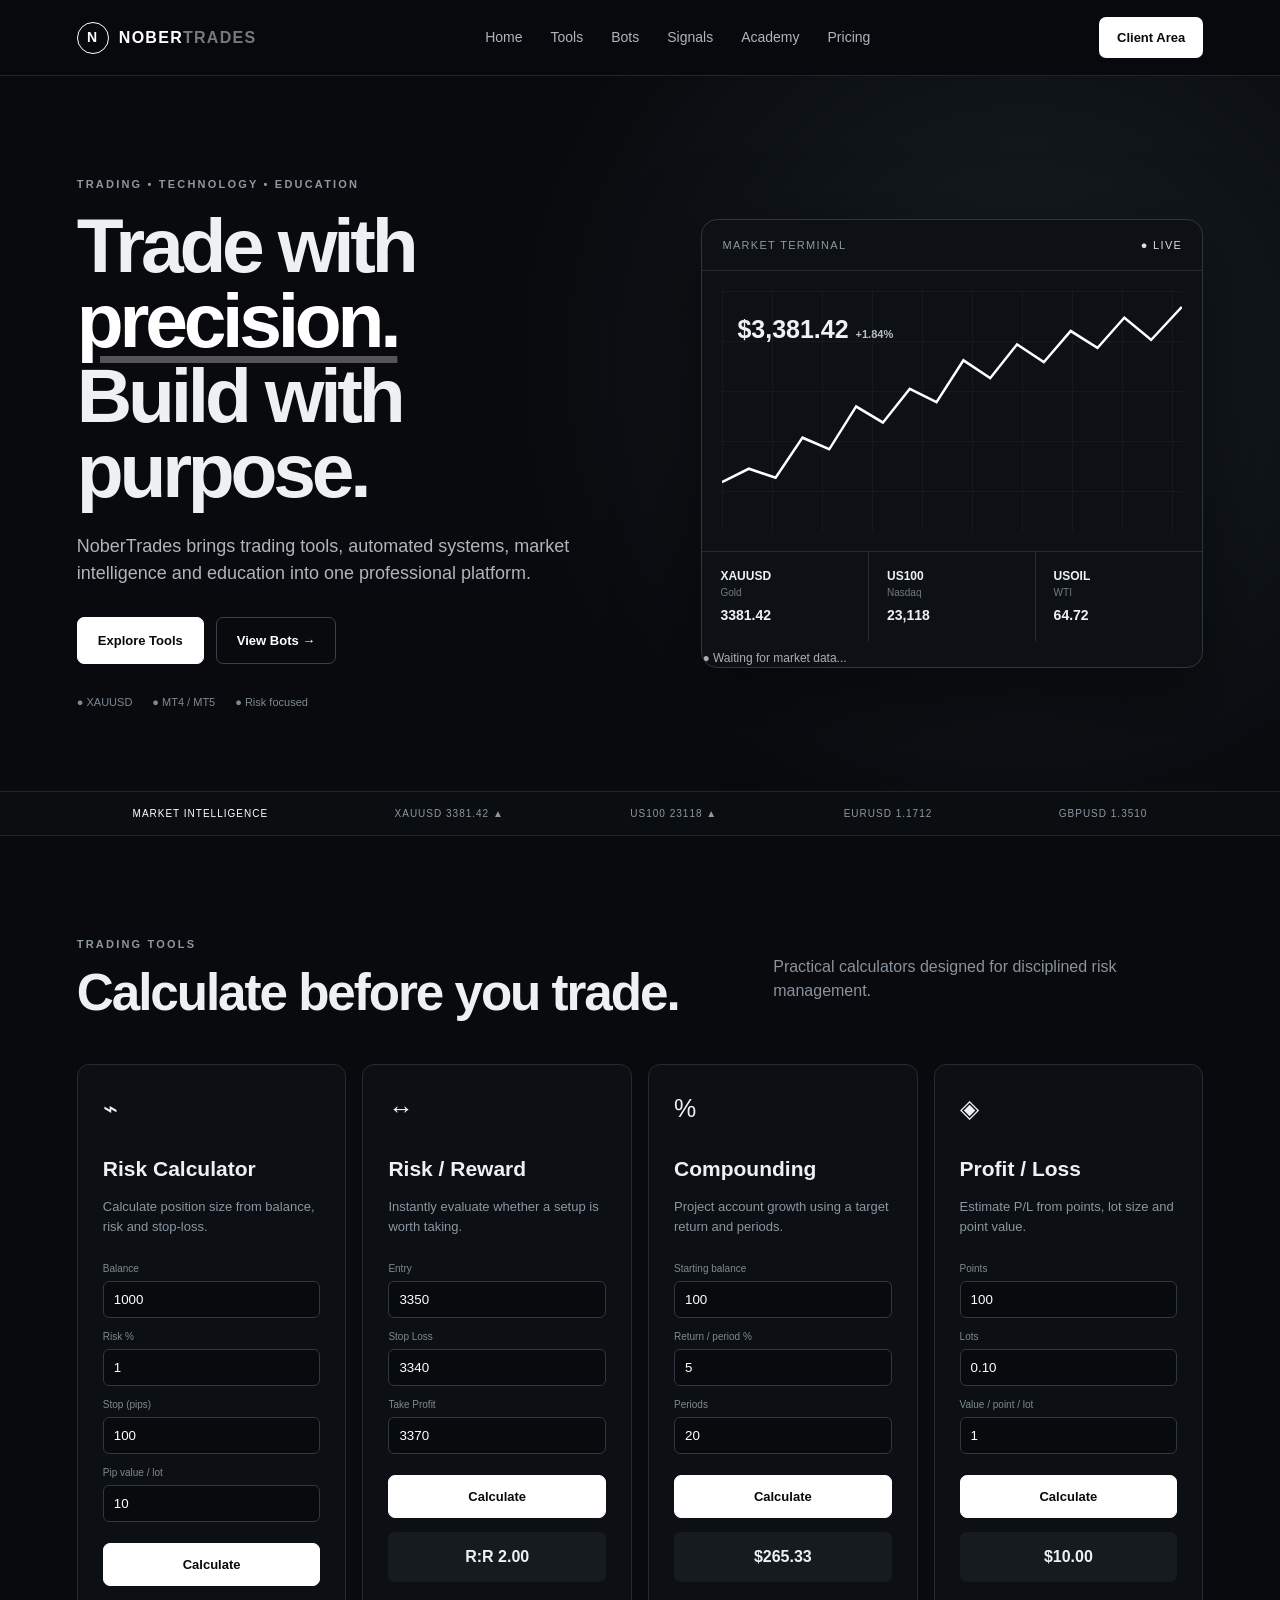
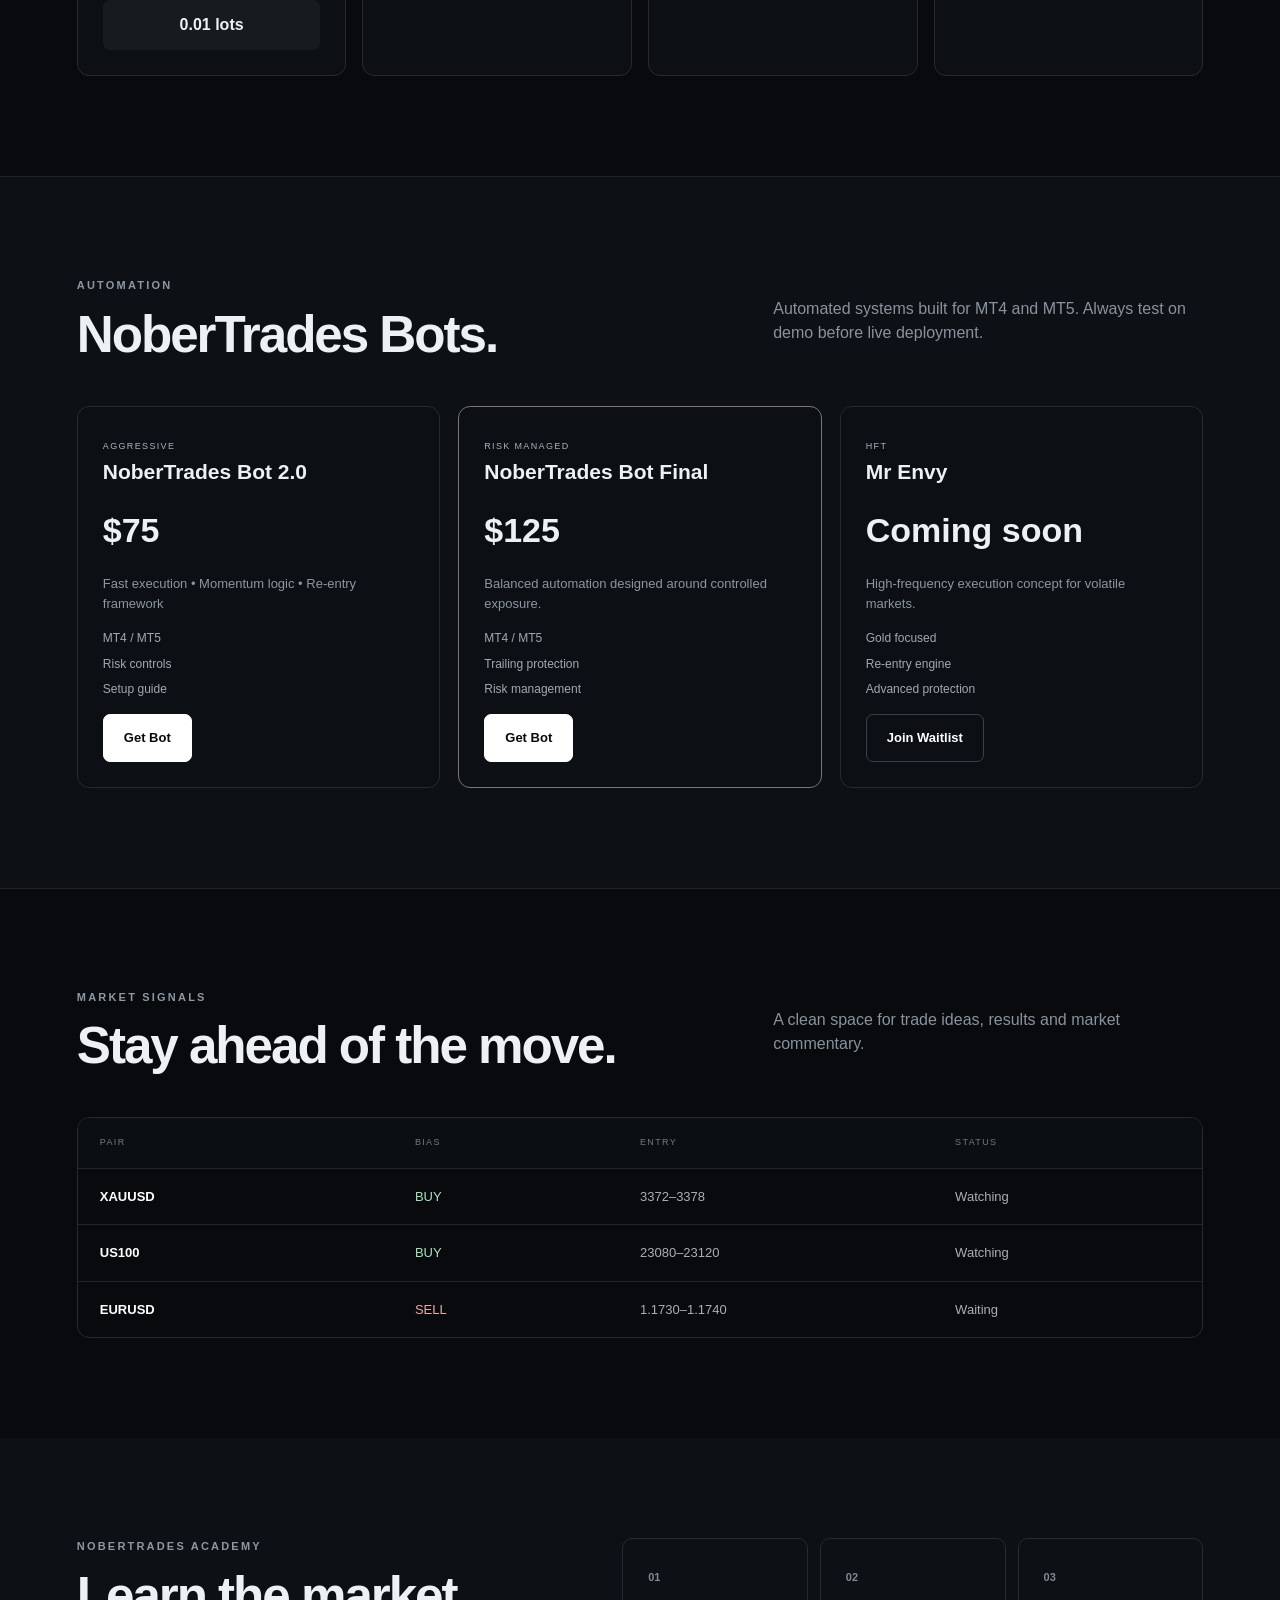
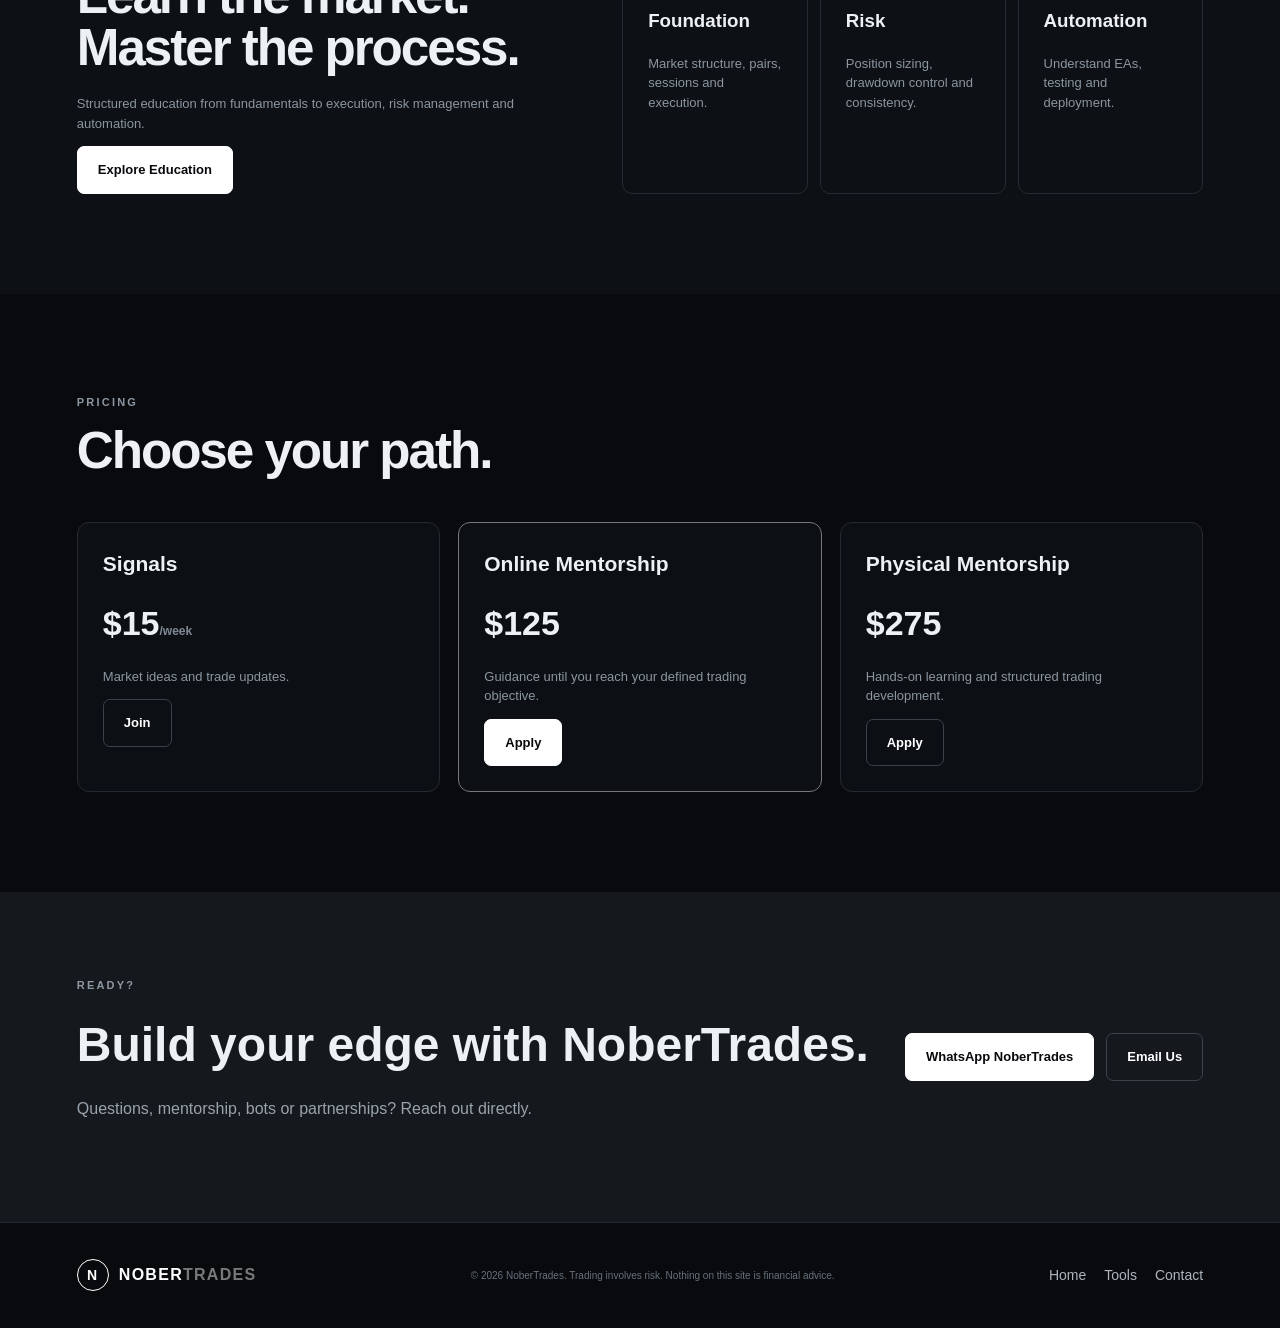
<file: index.html>
<!doctype html>
<html lang="en">
<head>
<meta charset="utf-8">
<meta name="viewport" content="width=device-width,initial-scale=1">
<title>NoberTrades — Trade Smarter</title>
<meta name="description" content="NoberTrades trading tools, EAs, signals, education and market intelligence.">
<link rel="stylesheet" href="styles.css">
</head>
<body>
<header class="nav">
  <a class="brand" href="#home"><span class="brand-mark">N</span><span>NOBER<span>TRADES</span></span></a>
  <button class="menu" aria-label="Menu">☰</button>
  <nav>
    <a href="#home">Home</a><a href="#tools">Tools</a><a href="#bots">Bots</a>
    <a href="#signals">Signals</a><a href="#academy">Academy</a><a href="#pricing">Pricing</a>
  </nav>
  <a class="nav-cta" href="client/login.html">Client Area</a>
</header>

<main id="home">
<section class="hero">
  <div class="hero-copy">
    <div class="eyebrow">TRADING • TECHNOLOGY • EDUCATION</div>
    <h1>Trade with <em>precision.</em><br>Build with purpose.</h1>
    <p>NoberTrades brings trading tools, automated systems, market intelligence and education into one professional platform.</p>
    <div class="actions"><a class="btn primary" href="#tools">Explore Tools</a><a class="btn ghost" href="#bots">View Bots →</a></div>
    <div class="trust"><span>● XAUUSD</span><span>● MT4 / MT5</span><span>● Risk focused</span></div>
  </div>
  <div class="terminal">
    <div class="terminal-top"><span>MARKET TERMINAL</span><span class="live">● LIVE</span></div>
    <div class="chart">
      <div class="grid"></div>
      <svg viewBox="0 0 600 270" preserveAspectRatio="none">
        <polyline points="0,215 35,200 70,210 105,165 140,178 175,130 210,148 245,110 280,125 315,78 350,98 385,60 420,80 455,45 490,64 525,30 560,55 600,18"/>
      </svg>
      <div class="price">$3,381.42 <small>+1.84%</small></div>
    </div>
    <div class="quotes"><div><b>XAUUSD</b><small>Gold</small><strong>3381.42</strong></div><div><b>US100</b><small>Nasdaq</small><strong>23,118</strong></div><div><b>USOIL</b><small>WTI</small><strong>64.72</strong></div></div>
  </div>
</section>

<section class="ticker"><span>MARKET INTELLIGENCE</span><span>XAUUSD 3381.42 ▲</span><span>US100 23118 ▲</span><span>EURUSD 1.1712</span><span>GBPUSD 1.3510</span></section>

<section id="tools" class="section">
  <div class="section-head"><div><div class="eyebrow">TRADING TOOLS</div><h2>Calculate before you trade.</h2></div><p>Practical calculators designed for disciplined risk management.</p></div>
  <div class="tool-grid">
    <article class="tool-card"><div class="icon">⌁</div><h3>Risk Calculator</h3><p>Calculate position size from balance, risk and stop-loss.</p>
      <div class="form"><label>Balance <input id="bal" type="number" value="1000"></label><label>Risk % <input id="risk" type="number" value="1" step=".1"></label><label>Stop (pips) <input id="sl" type="number" value="100"></label><label>Pip value / lot <input id="pip" type="number" value="10"></label><button class="btn primary" onclick="calcRisk()">Calculate</button><div class="result" id="riskResult">0.10 lots</div></div>
    </article>
    <article class="tool-card"><div class="icon">↔</div><h3>Risk / Reward</h3><p>Instantly evaluate whether a setup is worth taking.</p>
      <div class="form"><label>Entry <input id="entry" type="number" value="3350"></label><label>Stop Loss <input id="stop" type="number" value="3340"></label><label>Take Profit <input id="tp" type="number" value="3370"></label><button class="btn primary" onclick="calcRR()">Calculate</button><div class="result" id="rrResult">R:R 2.00</div></div>
    </article>
    <article class="tool-card"><div class="icon">%</div><h3>Compounding</h3><p>Project account growth using a target return and periods.</p>
      <div class="form"><label>Starting balance <input id="start" type="number" value="100"></label><label>Return / period % <input id="ret" type="number" value="5"></label><label>Periods <input id="periods" type="number" value="20"></label><button class="btn primary" onclick="calcCompound()">Calculate</button><div class="result" id="compoundResult">$265.33</div></div>
    </article>
    <article class="tool-card"><div class="icon">◈</div><h3>Profit / Loss</h3><p>Estimate P/L from points, lot size and point value.</p>
      <div class="form"><label>Points <input id="points" type="number" value="100"></label><label>Lots <input id="lots" type="number" value="0.10" step=".01"></label><label>Value / point / lot <input id="pointval" type="number" value="1"></label><button class="btn primary" onclick="calcPL()">Calculate</button><div class="result" id="plResult">$10.00</div></div>
    </article>
  </div>
</section>

<section id="bots" class="section dark">
  <div class="section-head"><div><div class="eyebrow">AUTOMATION</div><h2>NoberTrades Bots.</h2></div><p>Automated systems built for MT4 and MT5. Always test on demo before live deployment.</p></div>
  <div class="product-grid">
    <article class="product"><span class="tag">AGGRESSIVE</span><h3>NoberTrades Bot 2.0</h3><div class="price-big">$75</div><p>Fast execution • Momentum logic • Re-entry framework</p><ul><li>MT4 / MT5</li><li>Risk controls</li><li>Setup guide</li></ul><a class="btn primary" href="#contact">Get Bot</a></article>
    <article class="product featured"><span class="tag">RISK MANAGED</span><h3>NoberTrades Bot Final</h3><div class="price-big">$125</div><p>Balanced automation designed around controlled exposure.</p><ul><li>MT4 / MT5</li><li>Trailing protection</li><li>Risk management</li></ul><a class="btn primary" href="#contact">Get Bot</a></article>
    <article class="product"><span class="tag">HFT</span><h3>Mr Envy</h3><div class="price-big">Coming soon</div><p>High-frequency execution concept for volatile markets.</p><ul><li>Gold focused</li><li>Re-entry engine</li><li>Advanced protection</li></ul><a class="btn ghost" href="#contact">Join Waitlist</a></article>
  </div>
</section>

<section id="signals" class="section">
  <div class="section-head"><div><div class="eyebrow">MARKET SIGNALS</div><h2>Stay ahead of the move.</h2></div><p>A clean space for trade ideas, results and market commentary.</p></div>
  <div class="signal-table"><div class="row head"><span>PAIR</span><span>BIAS</span><span>ENTRY</span><span>STATUS</span></div>
    <div class="row"><b>XAUUSD</b><span class="buy">BUY</span><span>3372–3378</span><span>Watching</span></div>
    <div class="row"><b>US100</b><span class="buy">BUY</span><span>23080–23120</span><span>Watching</span></div>
    <div class="row"><b>EURUSD</b><span class="sell">SELL</span><span>1.1730–1.1740</span><span>Waiting</span></div>
  </div>
</section>

<section id="academy" class="section academy">
  <div><div class="eyebrow">NOBERTRADES ACADEMY</div><h2>Learn the market.<br>Master the process.</h2><p>Structured education from fundamentals to execution, risk management and automation.</p><a class="btn primary" href="#pricing">Explore Education</a></div>
  <div class="academy-cards"><div><b>01</b><h3>Foundation</h3><p>Market structure, pairs, sessions and execution.</p></div><div><b>02</b><h3>Risk</h3><p>Position sizing, drawdown control and consistency.</p></div><div><b>03</b><h3>Automation</h3><p>Understand EAs, testing and deployment.</p></div></div>
</section>

<section id="pricing" class="section">
  <div class="section-head"><div><div class="eyebrow">PRICING</div><h2>Choose your path.</h2></div></div>
  <div class="pricing-grid">
    <article><h3>Signals</h3><div class="price-big">$15<span>/week</span></div><p>Market ideas and trade updates.</p><a class="btn ghost" href="#contact">Join</a></article>
    <article class="featured"><h3>Online Mentorship</h3><div class="price-big">$125</div><p>Guidance until you reach your defined trading objective.</p><a class="btn primary" href="#contact">Apply</a></article>
    <article><h3>Physical Mentorship</h3><div class="price-big">$275</div><p>Hands-on learning and structured trading development.</p><a class="btn ghost" href="#contact">Apply</a></article>
  </div>
</section>

<section id="contact" class="contact">
  <div><div class="eyebrow">READY?</div><h2>Build your edge with NoberTrades.</h2><p>Questions, mentorship, bots or partnerships? Reach out directly.</p></div>
  <div class="contact-actions"><a class="btn primary" href="https://wa.me/256762444871" target="_blank">WhatsApp NoberTrades</a><a class="btn ghost" href="mailto:nobertrades@gmail.com">Email Us</a></div>
</section>
</main>

<footer><div class="brand"><span class="brand-mark">N</span><span>NOBER<span>TRADES</span></span></div><p>© 2026 NoberTrades. Trading involves risk. Nothing on this site is financial advice.</p><div><a href="#home">Home</a><a href="#tools">Tools</a><a href="#contact">Contact</a></div></footer>
<script src="script.js"></script>
</body>
</html>
</file>
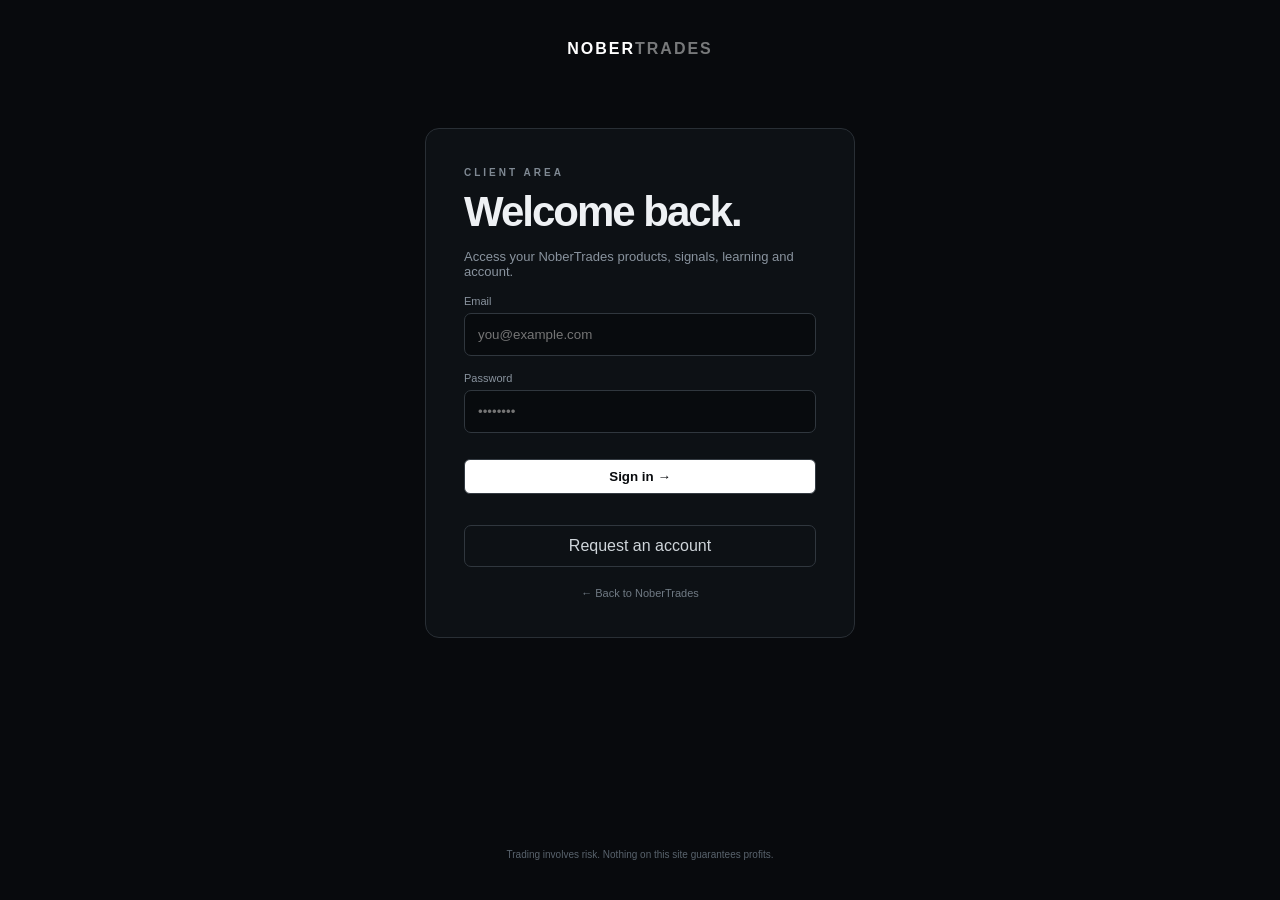
<file: client/dashboard.html>
<!doctype html><html><head><meta charset="utf-8"><meta name="viewport" content="width=device-width,initial-scale=1"><title>NoberTrades | Client Dashboard</title><link rel="stylesheet" href="client.css"></head><body><header><a class="brand" href="../index.html">NOBER<span>TRADES</span></a><button onclick="logout()">Sign out</button></header><div class="layout"><aside><b>MY NOBERTRADES</b><a class="active" href="#dashboard">Dashboard</a><a href="#bots">My Bots</a><a href="#signals">Signals</a><a href="#courses">Courses</a><a href="#payments">Payments</a><a href="#tools">Trading Tools</a><a href="#profile">Profile</a><a href="https://wa.me/256762444871">WhatsApp Support →</a></aside><main><div class="eyebrow">CLIENT DASHBOARD</div><h1>Good to see you back.</h1><p class="muted">Your NoberTrades workspace.</p><div class="stats"><div>ACTIVE PRODUCTS<strong>0</strong></div><div>SIGNAL ACCESS<strong>—</strong></div><div>COURSE PROGRESS<strong>0%</strong></div><div>ACCOUNT<strong>ACTIVE</strong></div></div><section id="bots"><h2>My Bots</h2><div class="cards"><article><small>MT4 / MT5</small><h3>Mr Envy</h3><p>Your EA access, license and download will appear here after purchase.</p><button disabled>No access yet</button></article><article><small>HFT</small><h3>Mr Envy HFT</h3><p>HFT system access and updates will appear here after purchase.</p><button disabled>No access yet</button></article></div></section><section id="signals"><h2>Signals</h2><div class="empty"><b>No active signal subscription</b><p>Choose a plan to unlock the private signal feed.</p><a href="../index.html#pricing">View pricing →</a></div></section><section id="courses"><h2>My Courses</h2><div class="cards"><article><small>FOUNDATION</small><h3>Forex Foundations</h3><p>0% complete</p></article><article><small>ADVANCED</small><h3>Strategy & Execution</h3><p>Locked</p></article></div></section><section id="payments"><h2>Payments</h2><div class="empty">No purchases yet. Your invoices and payment history will appear here.</div></section><section id="tools"><h2>Trading Tools</h2><div class="cards"><article><h3>Risk Calculator</h3><p>Open the public calculator.</p><a href="../index.html#tools">Open tool →</a></article><article><h3>5-MA + Al_Envy</h3><p>Private client tool — coming next.</p></article></div></section><section id="profile"><h2>Profile</h2><div class="empty">Client profile and account settings will be connected to real authentication later.</div></section></main></div><script>if(!sessionStorage.getItem("nt_demo"))location.href="login.html";function logout(){sessionStorage.removeItem("nt_demo");location.href="login.html"}</script></body></html>
</file>
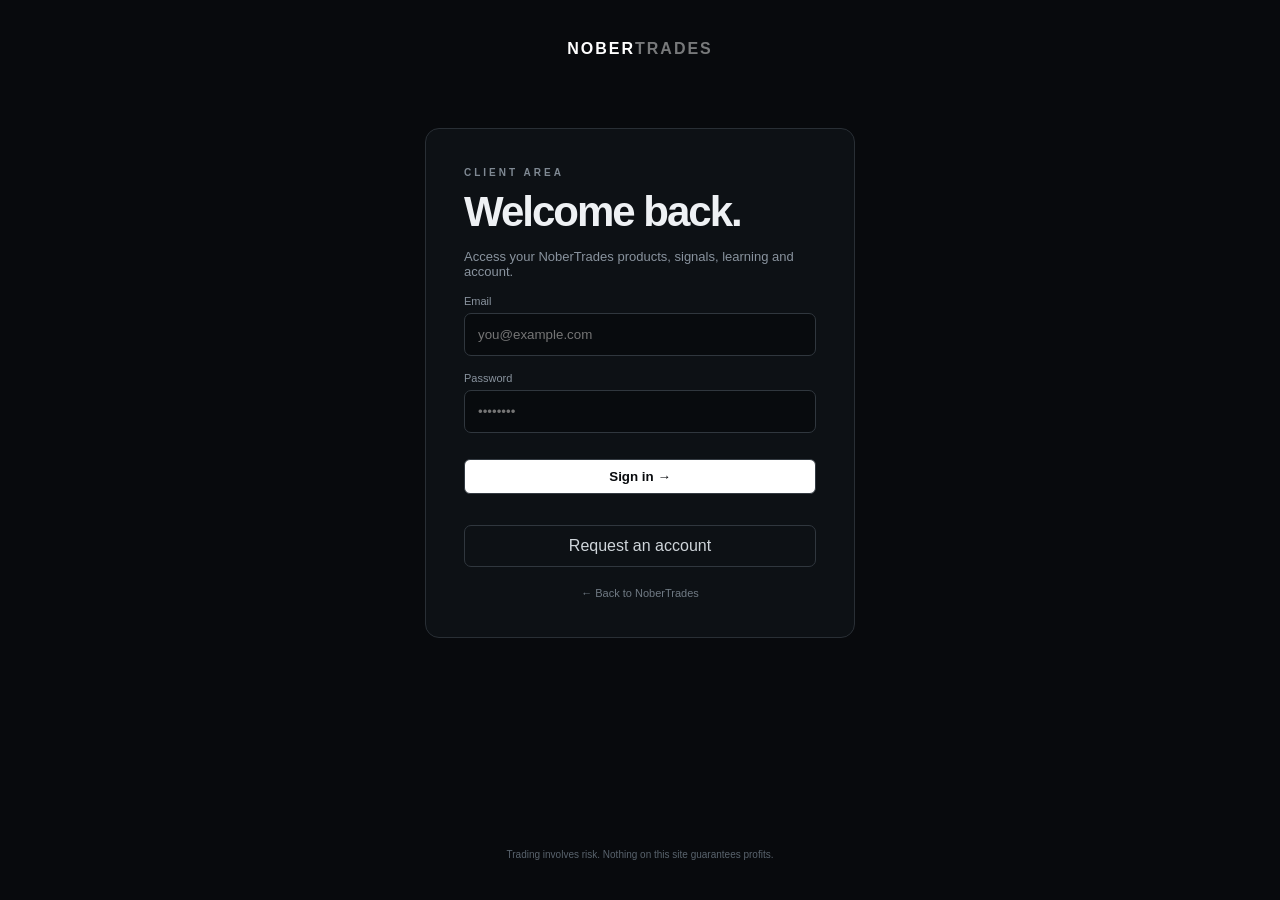
<file: client/login.html>
<!doctype html><html><head><meta charset="utf-8"><meta name="viewport" content="width=device-width,initial-scale=1"><title>NoberTrades | Client Login</title><link rel="stylesheet" href="client.css"></head><body><div class="shell"><a class="brand" href="../index.html">NOBER<span>TRADES</span></a><main class="login"><div class="eyebrow">CLIENT AREA</div><h1>Welcome back.</h1><p>Access your NoberTrades products, signals, learning and account.</p><form onsubmit="login(event)"><label>Email<input type="email" required placeholder="you@example.com"></label><label>Password<input type="password" required placeholder="••••••••"></label><button>Sign in →</button></form><p id="msg"></p><a class="outline" href="mailto:nobertrades@gmail.com?subject=NoberTrades%20Client%20Area%20Registration">Request an account</a><a class="back" href="../index.html">← Back to NoberTrades</a></main><footer>Trading involves risk. Nothing on this site guarantees profits.</footer></div><script>function login(e){e.preventDefault();sessionStorage.setItem("nt_demo","1");location.href="dashboard.html"}</script></body></html>
</file>
<file: styles.css>
*{box-sizing:border-box}html{scroll-behavior:smooth}body{margin:0;background:#080a0d;color:#eef1f4;font-family:Inter,Segoe UI,Arial,sans-serif;line-height:1.5}.nav{height:76px;display:flex;align-items:center;justify-content:space-between;padding:0 6vw;border-bottom:1px solid #20252b;background:rgba(8,10,13,.94);position:sticky;top:0;z-index:20;backdrop-filter:blur(14px)}.brand{display:flex;gap:10px;align-items:center;font-weight:800;letter-spacing:.08em;color:#fff;text-decoration:none}.brand>span:last-child>span{opacity:.45}.brand-mark{width:32px;height:32px;display:grid;place-items:center;border:1px solid #fff;border-radius:50%;font-size:14px}.nav nav{display:flex;gap:28px}.nav nav a,footer a{color:#aeb5bd;text-decoration:none;font-size:14px}.nav nav a:hover,footer a:hover{color:#fff}.nav-cta{background:#fff;color:#080a0d;padding:11px 18px;border-radius:7px;text-decoration:none;font-weight:700;font-size:13px}.menu{display:none;background:none;border:0;color:#fff;font-size:22px}.hero{min-height:650px;padding:100px 6vw 80px;display:grid;grid-template-columns:1.05fr .95fr;gap:70px;align-items:center;background:radial-gradient(circle at 80% 40%,#182026 0,#080a0d 46%)}.eyebrow{font-size:11px;letter-spacing:.2em;color:#8d98a3;font-weight:800;margin-bottom:15px}.hero h1{font-size:clamp(45px,6vw,78px);line-height:.98;letter-spacing:-.055em;margin:0 0 24px}.hero h1 em{font-style:normal;color:#fff;text-decoration:underline;text-decoration-color:#555;text-underline-offset:9px}.hero p{max-width:580px;color:#aeb5bd;font-size:18px}.actions{display:flex;gap:12px;margin:30px 0}.btn{display:inline-block;padding:13px 20px;border-radius:7px;text-decoration:none;border:1px solid #3a4148;font-weight:750;font-size:13px;cursor:pointer}.primary{background:#fff;color:#080a0d;border-color:#fff}.ghost{color:#fff;background:transparent}.trust{display:flex;gap:20px;color:#7f8993;font-size:11px;margin-top:30px}.terminal{border:1px solid #30363d;border-radius:16px;background:#0d1115;box-shadow:0 25px 80px #0008;overflow:hidden}.terminal-top{padding:17px 20px;border-bottom:1px solid #252b31;font-size:11px;letter-spacing:.12em;color:#8d98a3;display:flex;justify-content:space-between}.live{color:#d9dde1}.chart{height:280px;position:relative;padding:20px}.grid{position:absolute;inset:20px;background:linear-gradient(#ffffff08 1px,transparent 1px),linear-gradient(90deg,#ffffff08 1px,transparent 1px);background-size:50px 50px}.chart svg{position:absolute;inset:20px;width:calc(100% - 40px);height:240px}.chart polyline{fill:none;stroke:#fff;stroke-width:3}.price{position:absolute;top:40px;left:35px;font-size:25px;font-weight:800}.price small{font-size:11px;color:#b8c0c7}.quotes{display:grid;grid-template-columns:repeat(3,1fr);border-top:1px solid #252b31}.quotes div{padding:15px 18px;border-right:1px solid #252b31}.quotes div:last-child{border:0}.quotes b,.quotes small,.quotes strong{display:block}.quotes b{font-size:12px}.quotes small{color:#707a84;font-size:10px}.quotes strong{margin-top:5px;font-size:14px}.ticker{display:flex;justify-content:space-around;gap:15px;padding:14px 6vw;border-block:1px solid #20252b;background:#0b0e11;color:#8d98a3;font-size:10px;letter-spacing:.1em}.ticker span:first-child{color:#fff}.section{padding:100px 6vw}.section.dark{background:#0d1014;border-block:1px solid #1d2329}.section-head{display:flex;justify-content:space-between;align-items:end;gap:40px;margin-bottom:45px}.section h2{font-size:clamp(32px,4vw,52px);line-height:1.02;letter-spacing:-.04em;margin:0}.section-head>p{max-width:430px;color:#89939e}.tool-grid{display:grid;grid-template-columns:repeat(4,1fr);gap:16px}.tool-card,.product,.pricing-grid article{border:1px solid #252b31;border-radius:12px;padding:25px;background:#0c1014}.tool-card{min-height:470px}.icon{font-size:25px;margin-bottom:25px}.tool-card h3,.product h3,.pricing-grid h3{margin:0 0 8px;font-size:21px}.tool-card p,.product p,.pricing-grid p,.academy p{color:#8c96a0;font-size:13px}.form{margin-top:25px}.form label{display:block;font-size:10px;color:#7f8993;margin:11px 0}.form input{width:100%;padding:10px;border:1px solid #30373e;background:#080b0e;color:#fff;border-radius:6px;margin-top:5px}.form .btn{width:100%;margin-top:10px}.result{margin-top:14px;padding:13px;background:#161b20;border-radius:7px;text-align:center;font-weight:800}.product-grid,.pricing-grid{display:grid;grid-template-columns:repeat(3,1fr);gap:18px}.product{min-height:350px}.product.featured,.pricing-grid .featured{border-color:#777}.tag{font-size:9px;letter-spacing:.15em;color:#aab2ba}.price-big{font-size:34px;font-weight:850;margin:18px 0}.price-big span{font-size:12px;color:#818a94}.product ul{list-style:none;padding:0;color:#a0a9b2;font-size:12px;line-height:2.1}.signal-table{border:1px solid #252b31;border-radius:12px;overflow:hidden}.row{display:grid;grid-template-columns:1.4fr 1fr 1.4fr 1fr;padding:18px 22px;border-bottom:1px solid #20262c;font-size:13px;color:#a8b0b8}.row:last-child{border:0}.row.head{font-size:9px;letter-spacing:.15em;color:#707a84;background:#0c0f12}.row b{color:#fff}.buy{color:#a9e4bd}.sell{color:#f0a9a9}.academy{display:grid;grid-template-columns:.9fr 1.1fr;gap:70px;background:#0d1014}.academy h2{margin-bottom:20px}.academy-cards{display:grid;grid-template-columns:repeat(3,1fr);gap:12px}.academy-cards>div{border:1px solid #252b31;padding:25px;border-radius:10px}.academy-cards b{color:#7f8993;font-size:11px}.contact{padding:85px 6vw;display:flex;justify-content:space-between;align-items:center;gap:30px;background:#15191e}.contact h2{font-size:clamp(30px,4vw,48px);margin:0}.contact p{color:#9aa3ac}.contact-actions{display:flex;gap:12px;white-space:nowrap}footer{padding:35px 6vw;border-top:1px solid #222830;display:flex;align-items:center;justify-content:space-between;gap:20px}footer p{color:#68727d;font-size:10px}footer div:last-child{display:flex;gap:18px}@media(max-width:1000px){.tool-grid{grid-template-columns:repeat(2,1fr)}.hero{grid-template-columns:1fr}.product-grid,.pricing-grid{grid-template-columns:1fr 1fr}.nav nav{display:none}.menu{display:block}.nav-cta{display:none}}@media(max-width:650px){.hero,.section{padding-left:5vw;padding-right:5vw}.hero{padding-top:70px}.tool-grid,.product-grid,.pricing-grid,.academy-cards{grid-template-columns:1fr}.section-head,.contact,footer{display:block}.section-head>p{margin-top:20px}.contact-actions{margin-top:25px;display:flex;flex-wrap:wrap}.ticker{overflow:auto;justify-content:flex-start}.terminal{margin-top:15px}.trust{flex-wrap:wrap}.row{grid-template-columns:1fr 1fr;gap:8px}.row.head{display:none}footer>*{margin-bottom:18px}}
</file>
<file: client/client.css>
*{box-sizing:border-box}body{margin:0;background:#080a0d;color:#eef1f4;font-family:Inter,Arial,sans-serif}a{color:#cfd5da;text-decoration:none}.brand{font-weight:900;letter-spacing:2px;color:#fff}.brand span{opacity:.45}.eyebrow{font-size:10px;letter-spacing:3px;color:#7f8993;font-weight:800}header{height:72px;border-bottom:1px solid #20262c;padding:0 5vw;display:flex;align-items:center;justify-content:space-between}header button,button{background:transparent;border:1px solid #343b42;color:#ddd;padding:9px 13px;border-radius:6px}.shell{min-height:100vh;display:flex;flex-direction:column;align-items:center;padding:40px 20px}.login{width:min(430px,100%);margin:70px auto;border:1px solid #292f35;background:#0d1115;border-radius:14px;padding:38px}.login h1{font-size:42px;margin:10px 0}.login p{color:#89939e;font-size:13px}.login label{display:block;color:#89939e;font-size:11px;margin:16px 0}.login input{display:block;width:100%;padding:13px;margin-top:6px;background:#080b0e;border:1px solid #30373e;border-radius:7px;color:#fff}.login form button{width:100%;background:#fff;color:#080a0d;font-weight:800;margin:10px 0 18px}.outline{display:block;text-align:center;border:1px solid #30373e;padding:11px;border-radius:7px}.back{display:block;text-align:center;margin-top:20px;color:#707a84;font-size:11px}.shell footer{margin-top:auto;color:#59636d;font-size:10px}.layout{display:grid;grid-template-columns:220px 1fr;min-height:calc(100vh - 72px)}aside{border-right:1px solid #20262c;padding:28px 16px;display:flex;flex-direction:column;gap:5px}aside b{font-size:9px;letter-spacing:2px;color:#59636d;margin:5px 12px 12px}aside a{padding:11px 12px;border-radius:6px;color:#89939e;font-size:12px}aside a:hover,aside a.active{background:#171c21;color:#fff}main{max-width:1300px;width:100%;padding:50px 5vw}main h1{font-size:40px;letter-spacing:-2px;margin:7px 0}.muted{color:#77828d}.stats{display:grid;grid-template-columns:repeat(4,1fr);gap:12px;margin:35px 0 65px}.stats div,.cards article,.empty{border:1px solid #252b31;background:#0d1115;border-radius:10px;padding:22px;color:#68727c;font-size:9px;letter-spacing:1px}.stats strong{display:block;color:#fff;font-size:23px;margin-top:8px;letter-spacing:0}section{margin:60px 0}h2{font-size:28px;letter-spacing:-1px}.cards{display:grid;grid-template-columns:repeat(2,1fr);gap:14px}.cards h3{font-size:20px;color:#fff;letter-spacing:0}.cards p,.empty{font-size:12px;letter-spacing:0;color:#7f8993}.cards small{color:#8c96a0;letter-spacing:2px}.cards button{color:#66717b}.empty a{display:inline-block;margin-top:10px}.empty b{color:#fff;font-size:14px}@media(max-width:750px){.layout{grid-template-columns:1fr}aside{display:none}.stats,.cards{grid-template-columns:1fr}.login{margin-top:35px}main{padding:35px 5vw}}
</file>
